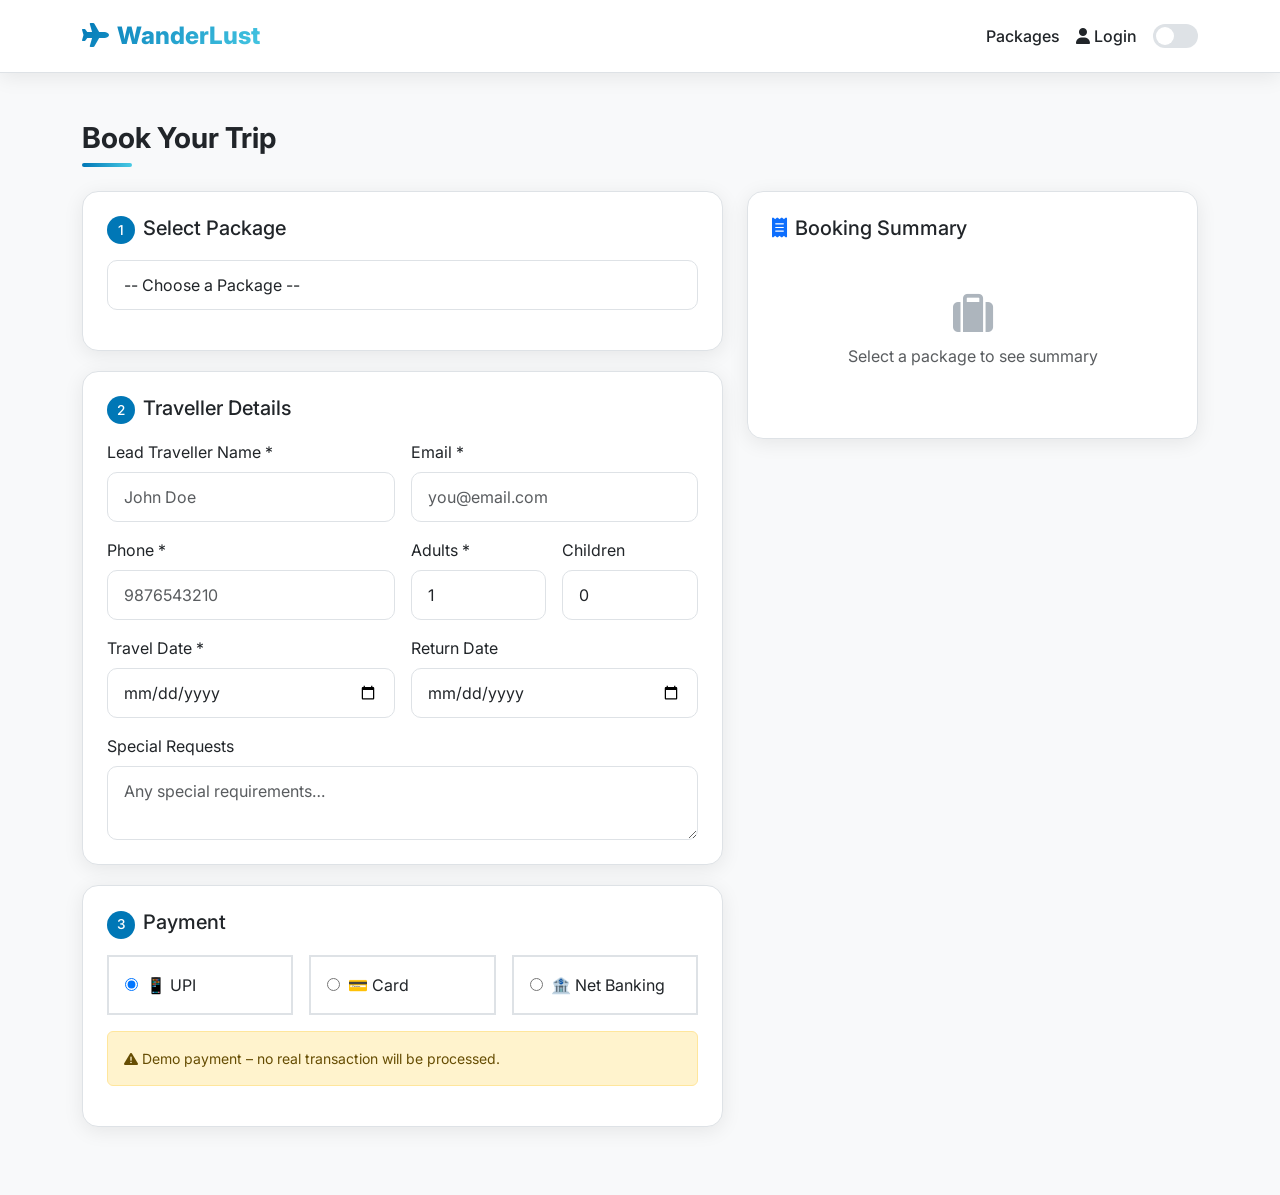
<file: booking.html>
<!DOCTYPE html>
<html lang="en" data-theme="light">

<head>
  <meta charset="UTF-8" />
  <meta name="viewport" content="width=device-width, initial-scale=1.0" />
  <title>Book Package – WanderLust</title>
  <link rel="stylesheet" href="https://cdn.jsdelivr.net/npm/bootstrap@5.3.2/dist/css/bootstrap.min.css" />
  <link rel="stylesheet" href="https://cdnjs.cloudflare.com/ajax/libs/font-awesome/6.5.0/css/all.min.css" />
  <link rel="stylesheet" href="css/style.css" />
</head>

<body>
  <nav class="navbar navbar-expand-lg">
    <div class="container">
      <a class="navbar-brand" href="index.html"><i class="fas fa-plane me-2"></i>WanderLust</a>
      <div class="ms-auto d-flex gap-3 align-items-center">
        <a class="nav-link" href="packages.html">Packages</a>
        <span id="authNav"><a href="login.html" class="nav-link"><i class="fas fa-user me-1"></i>Login</a></span>
        <button class="theme-toggle" onclick="toggleTheme()"></button>
      </div>
    </div>
  </nav>

  <div class="container py-5">
    <h1 class="section-title mb-4">Book Your Trip</h1>
    <div class="row g-4">
      <div class="col-lg-7">
        <!-- Package Selection -->
        <div class="booking-step">
          <h5 class="fw-700 mb-3"><span class="step-num me-2"
              style="width:28px;height:28px;background:var(--primary);color:#fff;border-radius:50%;display:inline-flex;align-items:center;justify-content:center;font-size:.85rem;">1</span>Select
            Package</h5>
          <select class="form-select mb-3" id="pkgSelect" onchange="updateSummary()">
            <option value="">-- Choose a Package --</option>
          </select>
        </div>
        <!-- Traveller Details -->
        <div class="booking-step">
          <h5 class="fw-700 mb-3"><span class="step-num me-2"
              style="width:28px;height:28px;background:var(--primary);color:#fff;border-radius:50%;display:inline-flex;align-items:center;justify-content:center;font-size:.85rem;">2</span>Traveller
            Details</h5>
          <div class="row g-3">
            <div class="col-md-6"><label class="form-label">Lead Traveller Name *</label><input type="text"
                class="form-control" id="travName" required placeholder="John Doe" /></div>
            <div class="col-md-6"><label class="form-label">Email *</label><input type="email" class="form-control"
                id="travEmail" required placeholder="you@email.com" /></div>
            <div class="col-md-6"><label class="form-label">Phone *</label><input type="tel" class="form-control"
                id="travPhone" required placeholder="9876543210" /></div>
            <div class="col-md-3"><label class="form-label">Adults *</label><select class="form-select" id="adults"
                onchange="updateSummary()">
                <option>1</option>
                <option>2</option>
                <option>3</option>
                <option>4</option>
              </select></div>
            <div class="col-md-3"><label class="form-label">Children</label><select class="form-select" id="children"
                onchange="updateSummary()">
                <option>0</option>
                <option>1</option>
                <option>2</option>
                <option>3</option>
              </select></div>
            <div class="col-md-6"><label class="form-label">Travel Date *</label><input type="date" class="form-control"
                id="tDate" required /></div>
            <div class="col-md-6"><label class="form-label">Return Date</label><input type="date" class="form-control"
                id="rDate" /></div>
            <div class="col-12"><label class="form-label">Special Requests</label><textarea class="form-control"
                id="requests" rows="2" placeholder="Any special requirements…"></textarea></div>
          </div>
        </div>
        <!-- Payment -->
        <div class="booking-step">
          <h5 class="fw-700 mb-3"><span class="step-num me-2"
              style="width:28px;height:28px;background:var(--primary);color:#fff;border-radius:50%;display:inline-flex;align-items:center;justify-content:center;font-size:.85rem;">3</span>Payment
          </h5>
          <div class="row g-3">
            <div class="col-12">
              <div class="d-flex gap-3 flex-wrap">
                <label class="d-flex align-items-center gap-2 p-3 rounded-xl"
                  style="border:2px solid var(--border-color);cursor:pointer;flex:1;min-width:120px;background:var(--bg-card);">
                  <input type="radio" name="payment" value="upi" checked /> 📱 UPI
                </label>
                <label class="d-flex align-items-center gap-2 p-3 rounded-xl"
                  style="border:2px solid var(--border-color);cursor:pointer;flex:1;min-width:120px;background:var(--bg-card);">
                  <input type="radio" name="payment" value="card" /> 💳 Card
                </label>
                <label class="d-flex align-items-center gap-2 p-3 rounded-xl"
                  style="border:2px solid var(--border-color);cursor:pointer;flex:1;min-width:120px;background:var(--bg-card);">
                  <input type="radio" name="payment" value="netbanking" /> 🏦 Net Banking
                </label>
              </div>
            </div>
          </div>
          <div class="alert alert-warning small mt-3">
            <i class="fas fa-exclamation-triangle me-1"></i>Demo payment – no real transaction will be processed.
          </div>
        </div>
      </div>

      <!-- Booking Summary -->
      <div class="col-lg-5">
        <div class="summary-card" id="bookingSummary">
          <h5 class="fw-700 mb-4"><i class="fas fa-receipt me-2 text-primary"></i>Booking Summary</h5>
          <div id="summaryContent">
            <div class="empty-state" style="padding:30px 0;">
              <i class="fas fa-suitcase"
                style="font-size:2.5rem;display:block;margin-bottom:10px;color:var(--text-muted);"></i>
              <p class="text-muted">Select a package to see summary</p>
            </div>
          </div>
          <div id="errBooking" class="d-none"></div>
          <button class="btn-primary-custom mt-3 d-none" id="bookBtn" onclick="confirmBooking()">
            <span id="bookSpinner" class="spinner-border spinner-border-sm me-2 d-none"></span>
            <i class="fas fa-check me-2"></i>Confirm Booking
          </button>
        </div>
      </div>
    </div>
  </div>

  <div class="toast-container" id="toastContainer"></div>
  <!-- Confirmation Modal -->
  <div class="modal fade" id="confirmModal" tabindex="-1">
    <div class="modal-dialog modal-dialog-centered">
      <div class="modal-content" style="background:var(--bg-card);color:var(--text-primary);">
        <div class="modal-body text-center py-5">
          <div style="font-size:4rem;">🎉</div>
          <h4 class="fw-800 mt-3">Booking Confirmed!</h4>
          <p class="text-muted">Your trip has been booked successfully.</p>
          <div
            style="background:var(--bg-primary);border:2px dashed var(--border-color);border-radius:12px;padding:16px;margin:20px 0;">
            <div class="small text-muted mb-1">Booking Reference</div>
            <div class="fw-800 fs-4 text-primary" id="bookRef"></div>
          </div>
          <a href="index.html" class="btn btn-primary rounded-pill px-4">Go to Home</a>
        </div>
      </div>
    </div>
  </div>

  <script src="https://cdn.jsdelivr.net/npm/bootstrap@5.3.2/dist/js/bootstrap.bundle.min.js"></script>
  <script src="js/data.js"></script>
  <script>
    document.addEventListener('DOMContentLoaded', () => {
      checkAuth();
      // Populate package select
      const sel = document.getElementById('pkgSelect');
      PACKAGES.forEach(p => sel.innerHTML += `<option value="${p.id}">${p.name} – ${p.duration} (₹${p.price.toLocaleString()}/person)</option>`);
      // Auto-select from URL
      const pid = new URLSearchParams(window.location.search).get('pid');
      if (pid) { sel.value = pid; updateSummary(); }
      // Min date
      document.getElementById('tDate').min = new Date().toISOString().split('T')[0];
    });

    function updateSummary() {
      const pid = document.getElementById('pkgSelect').value;
      const adults = parseInt(document.getElementById('adults').value);
      const children = parseInt(document.getElementById('children').value);
      const content = document.getElementById('summaryContent');
      const bookBtn = document.getElementById('bookBtn');

      if (!pid) {
        content.innerHTML = `<div class="empty-state" style="padding:30px 0;"><i class="fas fa-suitcase" style="font-size:2.5rem;display:block;margin-bottom:10px;color:var(--text-muted);"></i><p class="text-muted">Select a package to see summary</p></div>`;
        bookBtn.classList.add('d-none');
        return;
      }

      const pkg = PACKAGES.find(p => p.id == pid);
      const adultTotal = pkg.price * adults;
      const childTotal = Math.round(pkg.price * 0.6 * children);
      const grandTotal = adultTotal + childTotal;

      content.innerHTML = `
      <img src="${pkg.image}" alt="${pkg.name}" style="width:100%;height:150px;object-fit:cover;border-radius:10px;margin-bottom:16px;"/>
      <h6 class="fw-700">${pkg.name}</h6>
      <div class="text-muted small mb-3"><i class="fas fa-clock me-1"></i>${pkg.duration} · <i class="fas fa-map-marker-alt me-1"></i>${pkg.destination}</div>
      <div class="mb-3"><div class="fw-600 small mb-2">Includes:</div>
        ${pkg.includes.map(i => `<div class="small text-muted"><i class="fas fa-check  text-success me-2"></i>${i}</div>`).join('')}
      </div>
      <hr/>
      <div style="display:flex;justify-content:space-between;padding:6px 0;color:var(--text-secondary);"><span>${adults} Adult(s) × ₹${pkg.price.toLocaleString()}</span><span>₹${adultTotal.toLocaleString()}</span></div>
      ${children > 0 ? `<div style="display:flex;justify-content:space-between;padding:6px 0;color:var(--text-secondary);"><span>${children} Child(ren) × ₹${Math.round(pkg.price * .6).toLocaleString()}</span><span>₹${childTotal.toLocaleString()}</span></div>` : ''}
      <div style="display:flex;justify-content:space-between;padding:12px 0 0;font-size:1.1rem;font-weight:700;border-top:1px solid var(--border-color);margin-top:6px;color:var(--text-primary);"><span>Total</span><span class="text-primary">₹${grandTotal.toLocaleString()}</span></div>`;
      bookBtn.classList.remove('d-none');
    }

    function confirmBooking() {
      const pid = document.getElementById('pkgSelect').value;
      const name = document.getElementById('travName').value.trim();
      const email = document.getElementById('travEmail').value.trim();
      const phone = document.getElementById('travPhone').value.trim();
      const date = document.getElementById('tDate').value;

      if (!pid || !name || !email || !phone || !date) { showToast('Please fill all required fields.', 'danger'); return; }

      const sp = document.getElementById('bookSpinner');
      sp.classList.remove('d-none');
      setTimeout(() => {
        sp.classList.add('d-none');
        const ref = 'WL' + Date.now().toString().slice(-8).toUpperCase();
        document.getElementById('bookRef').textContent = ref;
        new bootstrap.Modal(document.getElementById('confirmModal')).show();
      }, 2000);
    }
  </script>
</body>

</html>
</file>
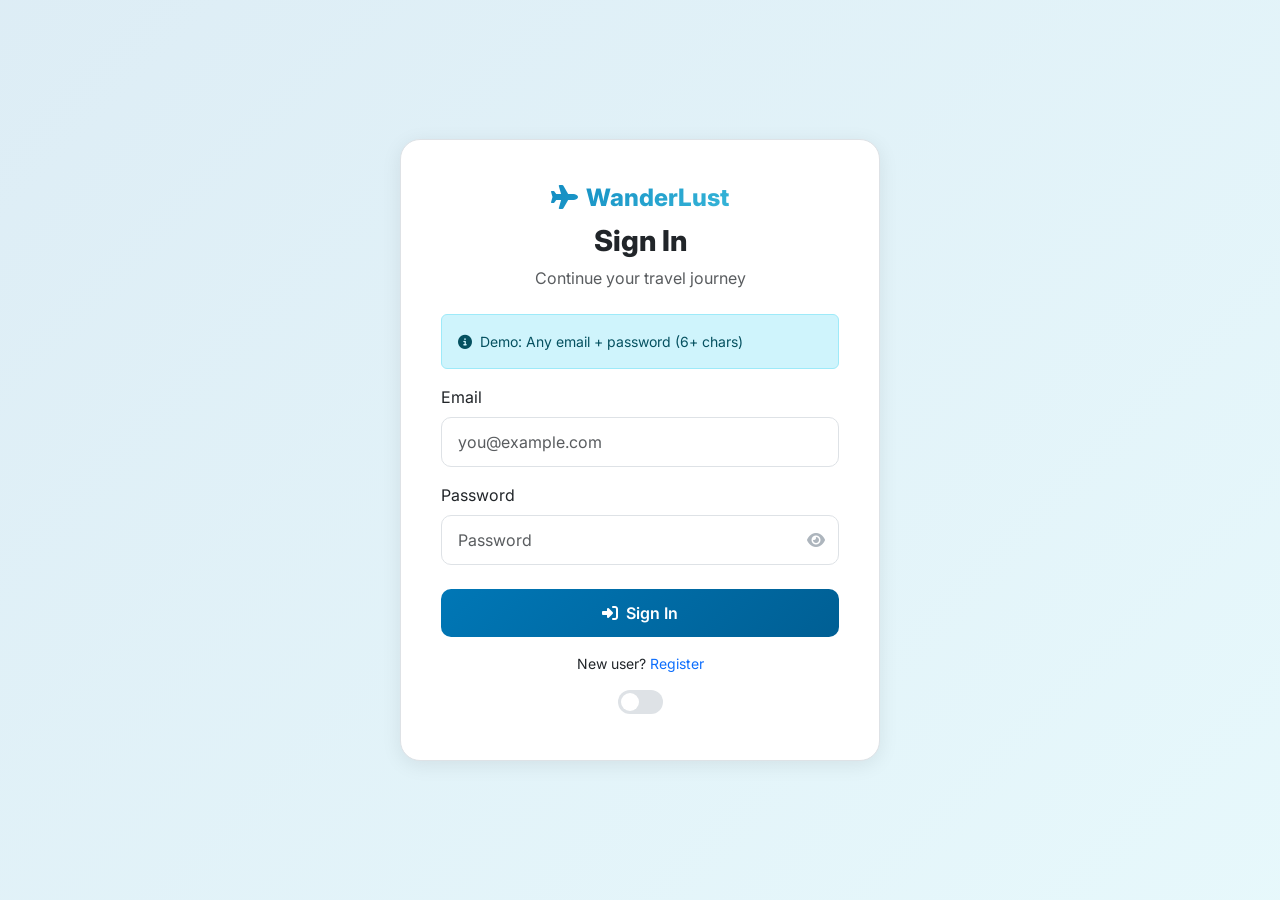
<file: login.html>
<!DOCTYPE html>
<html lang="en" data-theme="light">
<head>
  <meta charset="UTF-8"/><meta name="viewport" content="width=device-width, initial-scale=1.0"/>
  <title>Login – WanderLust</title>
  <link rel="stylesheet" href="https://cdn.jsdelivr.net/npm/bootstrap@5.3.2/dist/css/bootstrap.min.css"/>
  <link rel="stylesheet" href="https://cdnjs.cloudflare.com/ajax/libs/font-awesome/6.5.0/css/all.min.css"/>
  <link rel="stylesheet" href="css/style.css"/>
</head>
<body class="auth-page">
<div class="container">
  <div class="auth-card fade-in">
    <div class="text-center mb-4">
      <a href="index.html" class="navbar-brand mb-2 d-block"><i class="fas fa-plane me-2"></i>WanderLust</a>
      <h1 class="auth-title">Sign In</h1><p class="text-muted">Continue your travel journey</p>
    </div>
    <div class="alert alert-info small"><i class="fas fa-info-circle me-2"></i>Demo: Any email + password (6+ chars)</div>
    <form id="form" novalidate>
      <div class="mb-3"><label class="form-label">Email</label><input type="email" class="form-control" id="email" required placeholder="you@example.com"/><div class="invalid-feedback">Valid email required.</div></div>
      <div class="mb-4"><label class="form-label">Password</label>
        <div class="password-field">
          <input type="password" class="form-control" id="pw" required minlength="6" placeholder="Password"/>
          <button type="button" class="password-toggle" onclick="const i=document.getElementById('pw');i.type=i.type==='text'?'password':'text'"><i class="fas fa-eye"></i></button>
        </div><div class="invalid-feedback">Min 6 characters.</div></div>
      <button type="submit" class="btn-primary-custom"><i class="fas fa-sign-in-alt me-2"></i>Sign In</button>
    </form>
    <p class="text-center small mt-3">New user? <a href="register.html" class="text-primary fw-600 text-decoration-none">Register</a></p>
    <div class="text-center mt-2"><button class="theme-toggle" onclick="toggleTheme()"></button></div>
  </div>
</div>
<div class="toast-container" id="toastContainer"></div>
<script src="https://cdn.jsdelivr.net/npm/bootstrap@5.3.2/dist/js/bootstrap.bundle.min.js"></script>
<script src="js/data.js"></script>
<script>
  document.getElementById('form').addEventListener('submit', function(e) {
    e.preventDefault(); this.classList.add('was-validated');
    if (!this.checkValidity()) return;
    const email = document.getElementById('email').value;
    setTimeout(() => {
      const name = email.split('@')[0].replace(/\b\w/g,c=>c.toUpperCase());
      sessionStorage.setItem('wanderlust_user', JSON.stringify({ name, email }));
      showToast('Welcome back, ' + name + '! 🌍', 'success');
      setTimeout(() => window.location.href = 'index.html', 1000);
    }, 1000);
  });
</script>
</body>
</html>
</file>
<file: css/style.css>
@import url('https://fonts.googleapis.com/css2?family=Inter:wght@300;400;500;600;700;800&display=swap');

:root {
  --primary: #0077b6;
  --primary-dark: #005f94;
  --secondary: #48cae4;
  --accent: #f77f00;

  --bg-primary: #f8f9fa;
  --bg-secondary: #ffffff;
  --bg-card: #ffffff;

  --text-primary: #212529;
  --text-secondary: #6c757d;
  --text-muted: #adb5bd;

  --border-color: #dee2e6;
  --shadow: 0 4px 20px rgba(0, 0, 0, .08);
  --nav-bg: #ffffff;
  --footer-bg: #023e8a;
  --input-bg: #ffffff;
  --card-hover: rgba(0, 119, 182, .05);
}

[data-theme="dark"] {
  --bg-primary: #0a0e1a;
  --bg-secondary: #111827;
  --bg-card: #1a2332;

  --text-primary: #e9ecef;
  --text-secondary: #adb5bd;
  --text-muted: #6c757d;

  --border-color: #2d3748;
  --shadow: 0 4px 20px rgba(0, 0, 0, .3);
  --nav-bg: #1a2332;
  --footer-bg: #020917;
  --input-bg: #1e2a45;
  --card-hover: rgba(0, 119, 182, .1);
}

/* GENERAL */
* {
  margin: 0;
  padding: 0;
  box-sizing: border-box;
}

body {
  font-family: 'Inter', sans-serif;
  background: var(--bg-primary);
  color: var(--text-primary);
  transition: background .3s, color .3s;
}

::-webkit-scrollbar {
  width: 6px;
}

::-webkit-scrollbar-thumb {
  background: var(--primary);
  border-radius: 3px;
}

/* NAVBAR */
.navbar {
  background: var(--nav-bg) !important;
  border-bottom: 1px solid var(--border-color);
  box-shadow: var(--shadow);
  padding: .8rem 0;
  position: sticky;
  top: 0;
  z-index: 1030;
  transition: background .3s;
}

.navbar-brand {
  font-size: 1.5rem;
  font-weight: 800;
  background: linear-gradient(135deg, var(--primary), var(--secondary));
  -webkit-background-clip: text;
  -webkit-text-fill-color: transparent;
  background-clip: text;
}

.navbar .nav-link {
  color: var(--text-primary) !important;
  font-weight: 500;
  transition: color .2s;
}

.navbar .nav-link:hover {
  color: var(--primary) !important;
}

/* THEME TOGGLE */
.theme-toggle {
  width: 45px;
  height: 24px;
  background: var(--border-color);
  border-radius: 50px;
  position: relative;
  cursor: pointer;
  border: none;
  transition: background .3s;
}

.theme-toggle::after {
  content: '';
  width: 18px;
  height: 18px;
  background: #fff;
  border-radius: 50%;
  position: absolute;
  top: 3px;
  left: 3px;
  transition: left .3s;
}

[data-theme="dark"] .theme-toggle {
  background: var(--primary);
}

[data-theme="dark"] .theme-toggle::after {
  left: 24px;
}

/* =========================================
   HOMEPAGE HERO - FULL BACKGROUND IMAGE
========================================= */

.hero {
  background:
    linear-gradient(rgba(0, 25, 60, 0.65),
      rgba(0, 25, 60, 0.65)),
    url("https://images.unsplash.com/photo-1476514525535-07fb3b4ae5f1?w=2000&auto=format&fit=crop&q=90");

  background-size: cover;
  background-position: center;
  background-repeat: no-repeat;

  width: 100%;
  min-height: 700px;
  padding: 100px 0;

  color: #fff;
  position: relative;
  overflow: hidden;
}

.hero::before {
  content: '';
  position: absolute;
  top: -30%;
  right: -10%;
  width: 600px;
  height: 600px;
  background: rgba(255, 255, 255, .04);
  border-radius: 50%;
  pointer-events: none;
}

.hero h1 {
  font-size: 3.2rem;
  font-weight: 800;
  line-height: 1.2;
  color: #fff;
}

.hero p {
  color: #fff;
}

.hero-badge {
  background: rgba(255, 255, 255, .15);
  padding: 6px 18px;
  border-radius: 50px;
  font-size: .85rem;
  display: inline-block;
  margin-bottom: 1rem;
  backdrop-filter: blur(5px);
}

/* HERO SEARCH BAR */
.search-bar-hero {
  background: rgba(255, 255, 255, .15);
  backdrop-filter: blur(10px);
  border: 1px solid rgba(255, 255, 255, .3);
  border-radius: 16px;
  padding: 24px;
  margin-top: 32px;
}

/* SECTION TITLE */
.section-title {
  font-size: 1.8rem;
  font-weight: 700;
  color: var(--text-primary);
  position: relative;
  padding-bottom: 12px;
}

.section-title::after {
  content: '';
  position: absolute;
  bottom: 0;
  left: 0;
  width: 50px;
  height: 4px;
  background: linear-gradient(90deg, var(--primary), var(--secondary));
  border-radius: 2px;
}

/* DESTINATION CARDS */
.dest-card {
  background: var(--bg-card);
  border: 1px solid var(--border-color);
  border-radius: 16px;
  overflow: hidden;
  transition: all .3s;
  box-shadow: var(--shadow);
}

.dest-card:hover {
  transform: translateY(-6px);
  box-shadow: 0 8px 30px rgba(0, 119, 182, .2);
  border-color: var(--primary);
}

.dest-card img {
  width: 100%;
  height: 220px;
  object-fit: cover;
  transition: transform .4s;
}

.dest-card:hover img {
  transform: scale(1.06);
}

.dest-card .label {
  position: absolute;
  bottom: 0;
  left: 0;
  right: 0;
  background: linear-gradient(transparent, rgba(0, 0, 0, .7));
  color: #fff;
  padding: 20px 16px 12px;
}

/* PACKAGE CARDS */
.package-card {
  background: var(--bg-card);
  border: 1px solid var(--border-color);
  border-radius: 16px;
  overflow: hidden;
  transition: all .3s;
  box-shadow: var(--shadow);
}

.package-card:hover {
  transform: translateY(-4px);
  box-shadow: 0 8px 24px rgba(0, 119, 182, .15);
}

.package-badge {
  background: var(--accent);
  color: #fff;
  padding: 4px 12px;
  border-radius: 50px;
  font-size: .8rem;
  font-weight: 700;
  display: inline-block;
}

/* AUTHENTICATION PAGE */
.auth-page {
  min-height: 100vh;
  display: flex;
  align-items: center;
  background: linear-gradient(135deg, #0077b622, #48cae422);
  padding: 40px 0;
}

.auth-card {
  background: var(--bg-card);
  border: 1px solid var(--border-color);
  border-radius: 20px;
  padding: 40px;
  width: 100%;
  max-width: 480px;
  margin: auto;
  box-shadow: var(--shadow);
}

.auth-title {
  font-size: 1.8rem;
  font-weight: 800;
  color: var(--text-primary);
}

/* FORMS */
.form-control,
.form-select {
  background: var(--input-bg) !important;
  border-color: var(--border-color) !important;
  color: var(--text-primary) !important;
  border-radius: 10px;
  padding: 12px 16px;
}

.form-control:focus,
.form-select:focus {
  border-color: var(--primary) !important;
  box-shadow: 0 0 0 3px rgba(0, 119, 182, .1) !important;
}

/* CUSTOM BUTTON */
.btn-primary-custom {
  background: linear-gradient(135deg, var(--primary), var(--primary-dark));
  color: #fff;
  border: none;
  border-radius: 10px;
  padding: 12px;
  font-weight: 600;
  width: 100%;
  cursor: pointer;
  font-size: 1rem;
  transition: all .2s;
}

.btn-primary-custom:hover {
  transform: translateY(-2px);
  box-shadow: 0 6px 20px rgba(0, 119, 182, .4);
}

/* PASSWORD FIELD */
.password-field {
  position: relative;
}

.password-toggle {
  position: absolute;
  right: 14px;
  top: 50%;
  transform: translateY(-50%);
  cursor: pointer;
  color: var(--text-muted);
  background: none;
  border: none;
}

/* FOOTER */
footer {
  background: var(--footer-bg);
  color: #ccc;
  padding: 50px 0 20px;
  margin-top: 80px;
}

footer h5 {
  color: #fff;
  margin-bottom: 16px;
  font-weight: 700;
}

footer a {
  color: #ccc;
  text-decoration: none;
  display: block;
  padding: 3px 0;
  transition: color .2s;
}

footer a:hover {
  color: var(--secondary);
}

.footer-brand {
  font-size: 1.5rem;
  font-weight: 800;
  background: linear-gradient(135deg, var(--secondary), var(--accent));
  -webkit-background-clip: text;
  -webkit-text-fill-color: transparent;
  background-clip: text;
}

.footer-bottom {
  border-top: 1px solid rgba(255, 255, 255, .1);
  padding-top: 20px;
  margin-top: 40px;
}

/* TOAST */
.toast-container {
  position: fixed;
  top: 80px;
  right: 20px;
  z-index: 9999;
}

/* ANIMATIONS */
.fade-in {
  animation: fadeIn .5s ease;
}

@keyframes fadeIn {
  from {
    opacity: 0;
    transform: translateY(20px);
  }

  to {
    opacity: 1;
    transform: translateY(0);
  }
}

@keyframes pulse {

  0%,
  100% {
    transform: scale(1);
  }

  50% {
    transform: scale(1.05);
  }
}

/* FILTER CARD */
.filter-card {
  background: var(--bg-card);
  border: 1px solid var(--border-color);
  border-radius: 16px;
  padding: 24px;
  box-shadow: var(--shadow);
  position: sticky;
  top: 80px;
}

/* RATINGS */
.rating {
  color: #ffc107;
  font-size: .85rem;
}

/* EMPTY STATE */
.empty-state {
  text-align: center;
  padding: 60px 20px;
  color: var(--text-muted);
}

.empty-state i {
  font-size: 3.5rem;
  display: block;
  margin-bottom: 12px;
}

/* BOOKING SUMMARY */
.summary-card {
  background: var(--bg-card);
  border: 1px solid var(--border-color);
  border-radius: 16px;
  padding: 24px;
  box-shadow: var(--shadow);
  position: sticky;
  top: 80px;
}

.booking-step {
  background: var(--bg-card);
  border: 1px solid var(--border-color);
  border-radius: 16px;
  padding: 24px;
  margin-bottom: 20px;
  box-shadow: var(--shadow);
}

/* RESPONSIVE DESIGN */
@media (max-width: 768px) {
  .hero {
    min-height: 650px;
    padding: 70px 0;
    background-position: center;
  }

  .hero h1 {
    font-size: 2rem;
  }

  .search-bar-hero {
    padding: 18px;
  }

  .auth-card {
    padding: 28px 20px;
  }
}

@media (max-width: 576px) {
  .hero {
    min-height: auto;
    padding: 60px 0;
  }

  .hero h1 {
    font-size: 1.8rem;
  }
}
</file>
